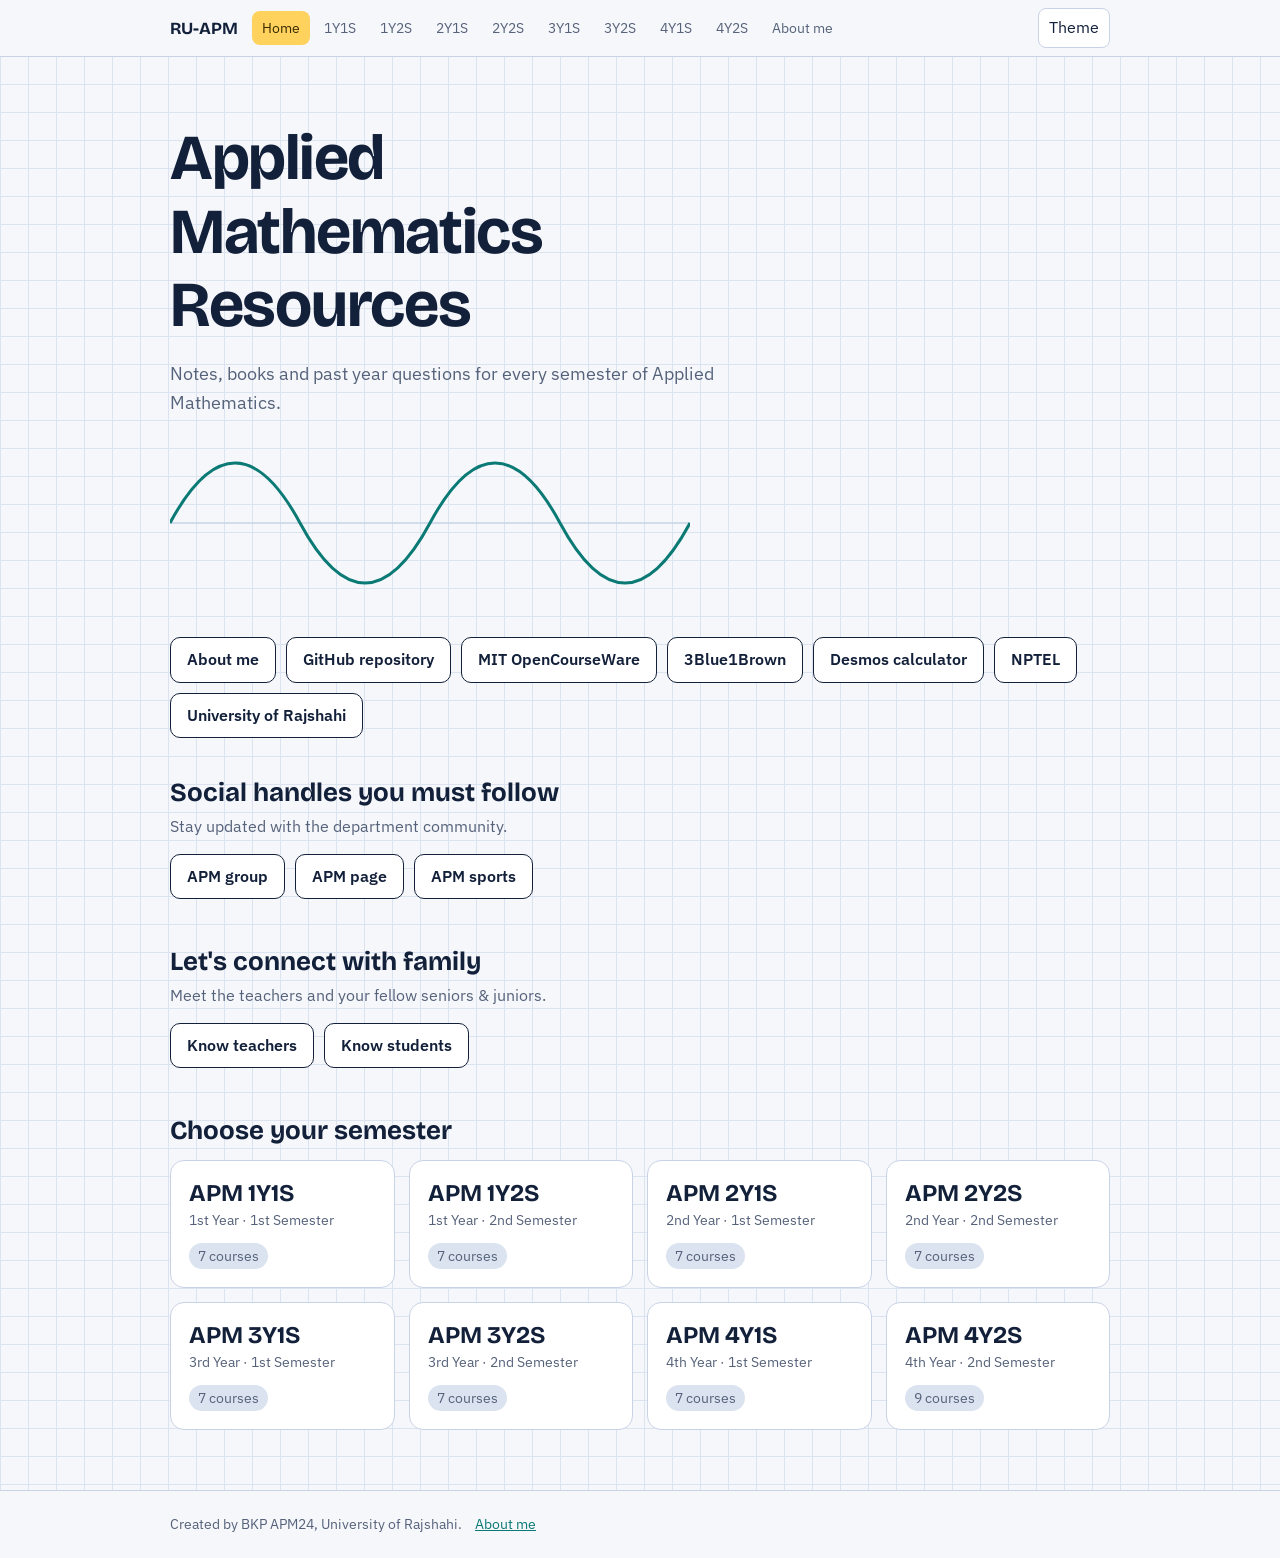
<file: index.html>
<!doctype html>
<html lang="en"><head><meta charset="utf-8"><meta name="viewport" content="width=device-width,initial-scale=1,viewport-fit=cover">
<title>Applied Mathematics Resources</title><meta name="description" content="RU-APM: Applied Mathematics resources for University of Rajshahi students.">
<link rel="preconnect" href="https://fonts.googleapis.com"><link rel="preconnect" href="https://fonts.gstatic.com" crossorigin>
<link href="https://fonts.googleapis.com/css2?family=Bricolage+Grotesque:wght@600;700&family=IBM+Plex+Sans:wght@400;600&display=swap" rel="stylesheet">
<link rel="stylesheet" href="style.css"></head><body data-page="">
<header class="bar"><div class="wrap"><a class="brand" href="index.html">RU-APM</a><nav id="nav" aria-label="Pages"></nav><button id="theme" aria-label="Toggle dark mode">Theme</button></div></header>
<main class="wrap" id="app"></main>
<footer><div class="wrap">Created by BKP APM24, University of Rajshahi. <a href="about.html" style="margin-left:10px">About me</a></div></footer>
<script src="data.js"></script><script src="app.js"></script></body></html>
</file>
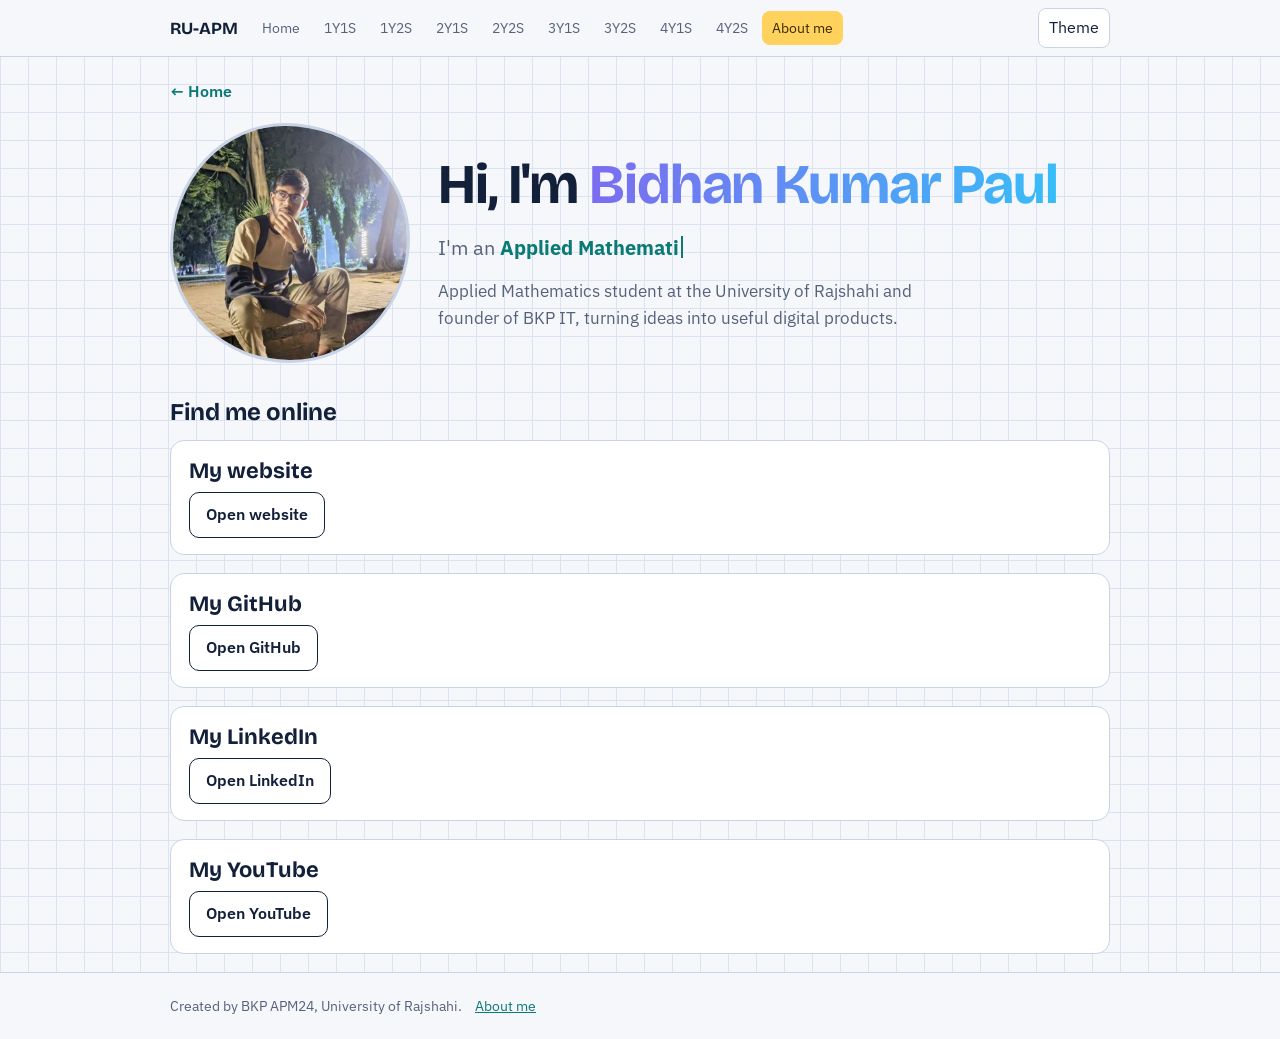
<file: about.html>
<!doctype html>
<html lang="en"><head><meta charset="utf-8"><meta name="viewport" content="width=device-width,initial-scale=1,viewport-fit=cover">
<title>About me | RU-APM</title><meta name="description" content="RU-APM: Applied Mathematics resources for University of Rajshahi students.">
<link rel="preconnect" href="https://fonts.googleapis.com"><link rel="preconnect" href="https://fonts.gstatic.com" crossorigin>
<link href="https://fonts.googleapis.com/css2?family=Bricolage+Grotesque:wght@600;700&family=IBM+Plex+Sans:wght@400;600&display=swap" rel="stylesheet">
<link rel="stylesheet" href="style.css"></head><body data-page="about">
<header class="bar"><div class="wrap"><a class="brand" href="index.html">RU-APM</a><nav id="nav" aria-label="Pages"></nav><button id="theme" aria-label="Toggle dark mode">Theme</button></div></header>
<main class="wrap" id="app"></main>
<footer><div class="wrap">Created by BKP APM24, University of Rajshahi. <a href="about.html" style="margin-left:10px">About me</a></div></footer>
<script src="data.js"></script><script src="app.js"></script></body></html>
</file>
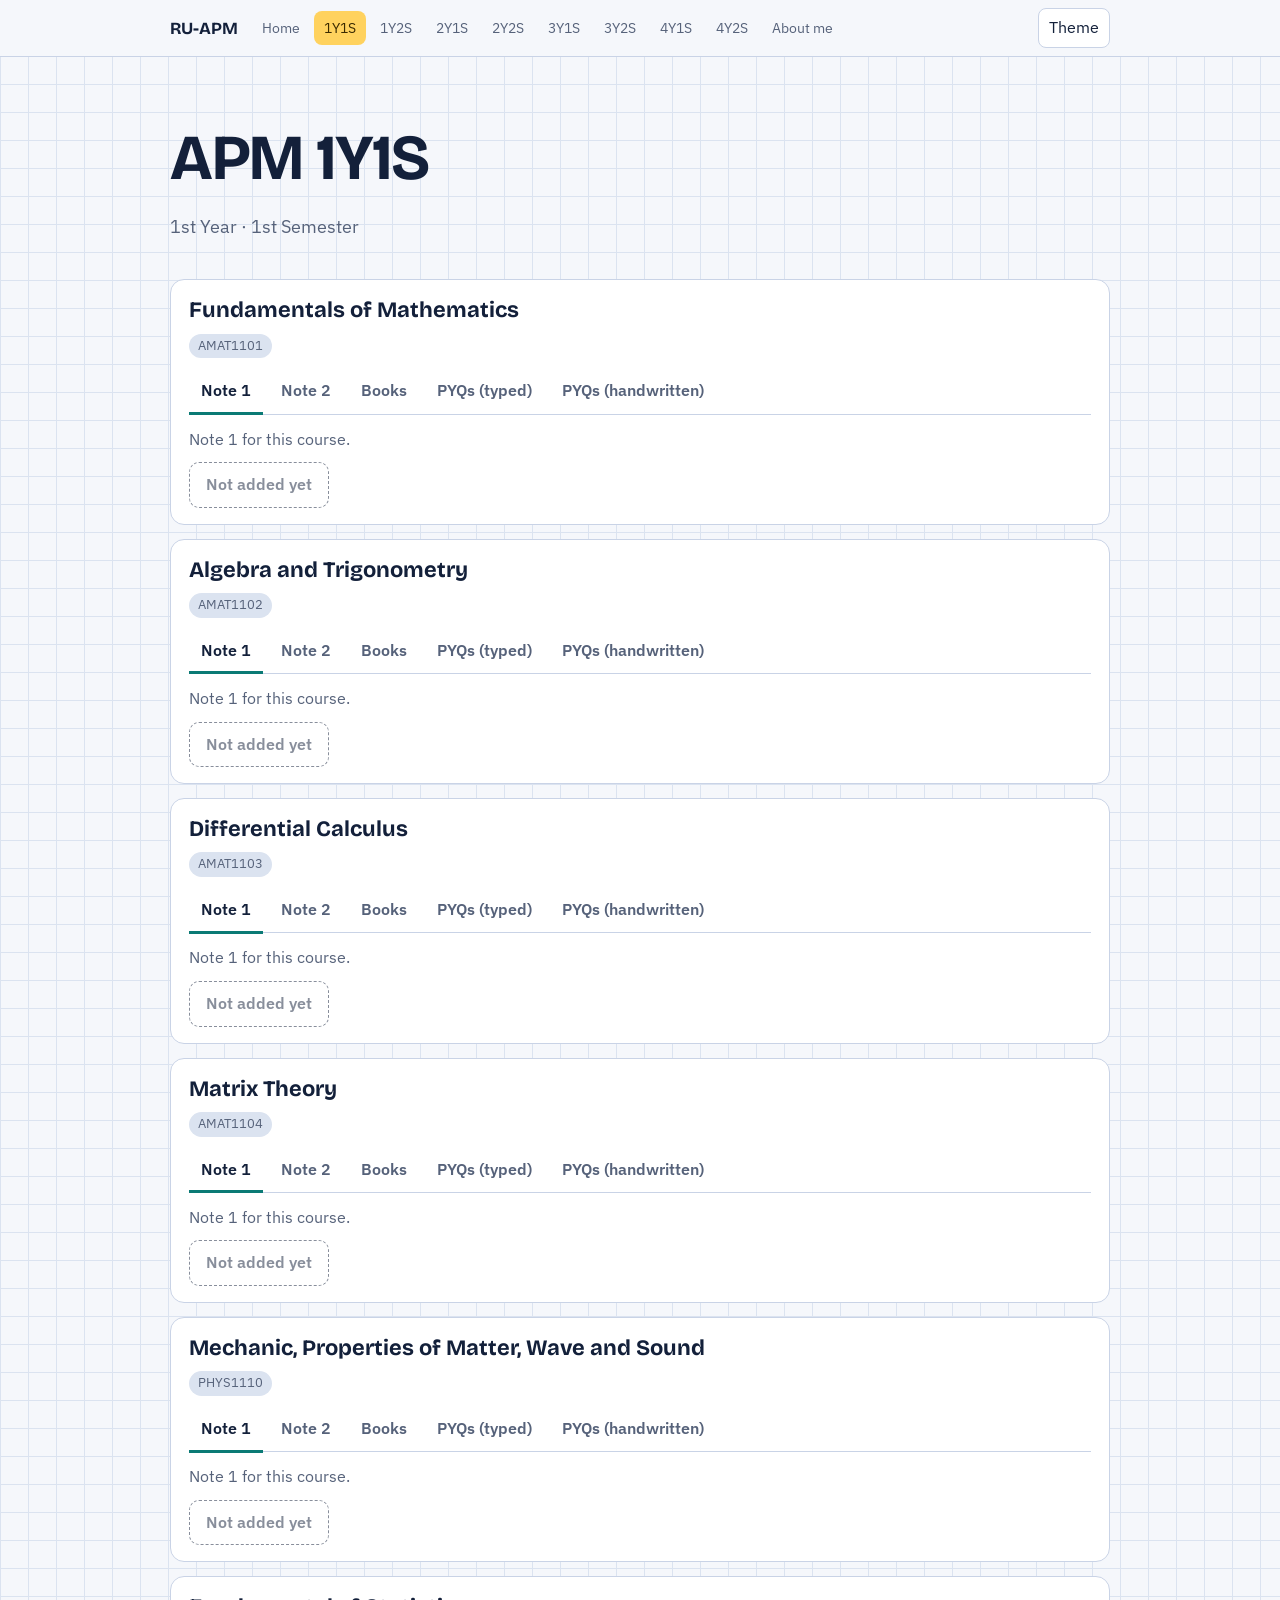
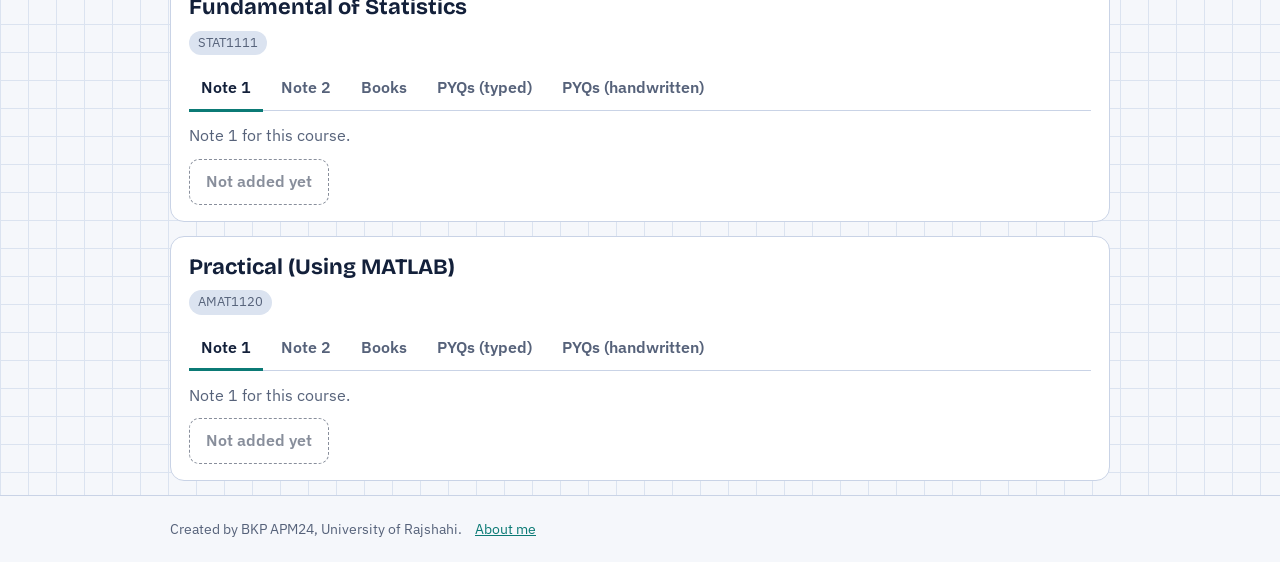
<file: apm-1y1s.html>
<!doctype html>
<html lang="en"><head><meta charset="utf-8"><meta name="viewport" content="width=device-width,initial-scale=1,viewport-fit=cover">
<title>APM 1Y1S | RU-APM</title><meta name="description" content="RU-APM: Applied Mathematics resources for University of Rajshahi students.">
<link rel="preconnect" href="https://fonts.googleapis.com"><link rel="preconnect" href="https://fonts.gstatic.com" crossorigin>
<link href="https://fonts.googleapis.com/css2?family=Bricolage+Grotesque:wght@600;700&family=IBM+Plex+Sans:wght@400;600&display=swap" rel="stylesheet">
<link rel="stylesheet" href="style.css"></head><body data-page="1y1s">
<header class="bar"><div class="wrap"><a class="brand" href="index.html">RU-APM</a><nav id="nav" aria-label="Pages"></nav><button id="theme" aria-label="Toggle dark mode">Theme</button></div></header>
<main class="wrap" id="app"></main>
<footer><div class="wrap">Created by BKP APM24, University of Rajshahi. <a href="about.html" style="margin-left:10px">About me</a></div></footer>
<script src="data.js"></script><script src="app.js"></script></body></html>
</file>
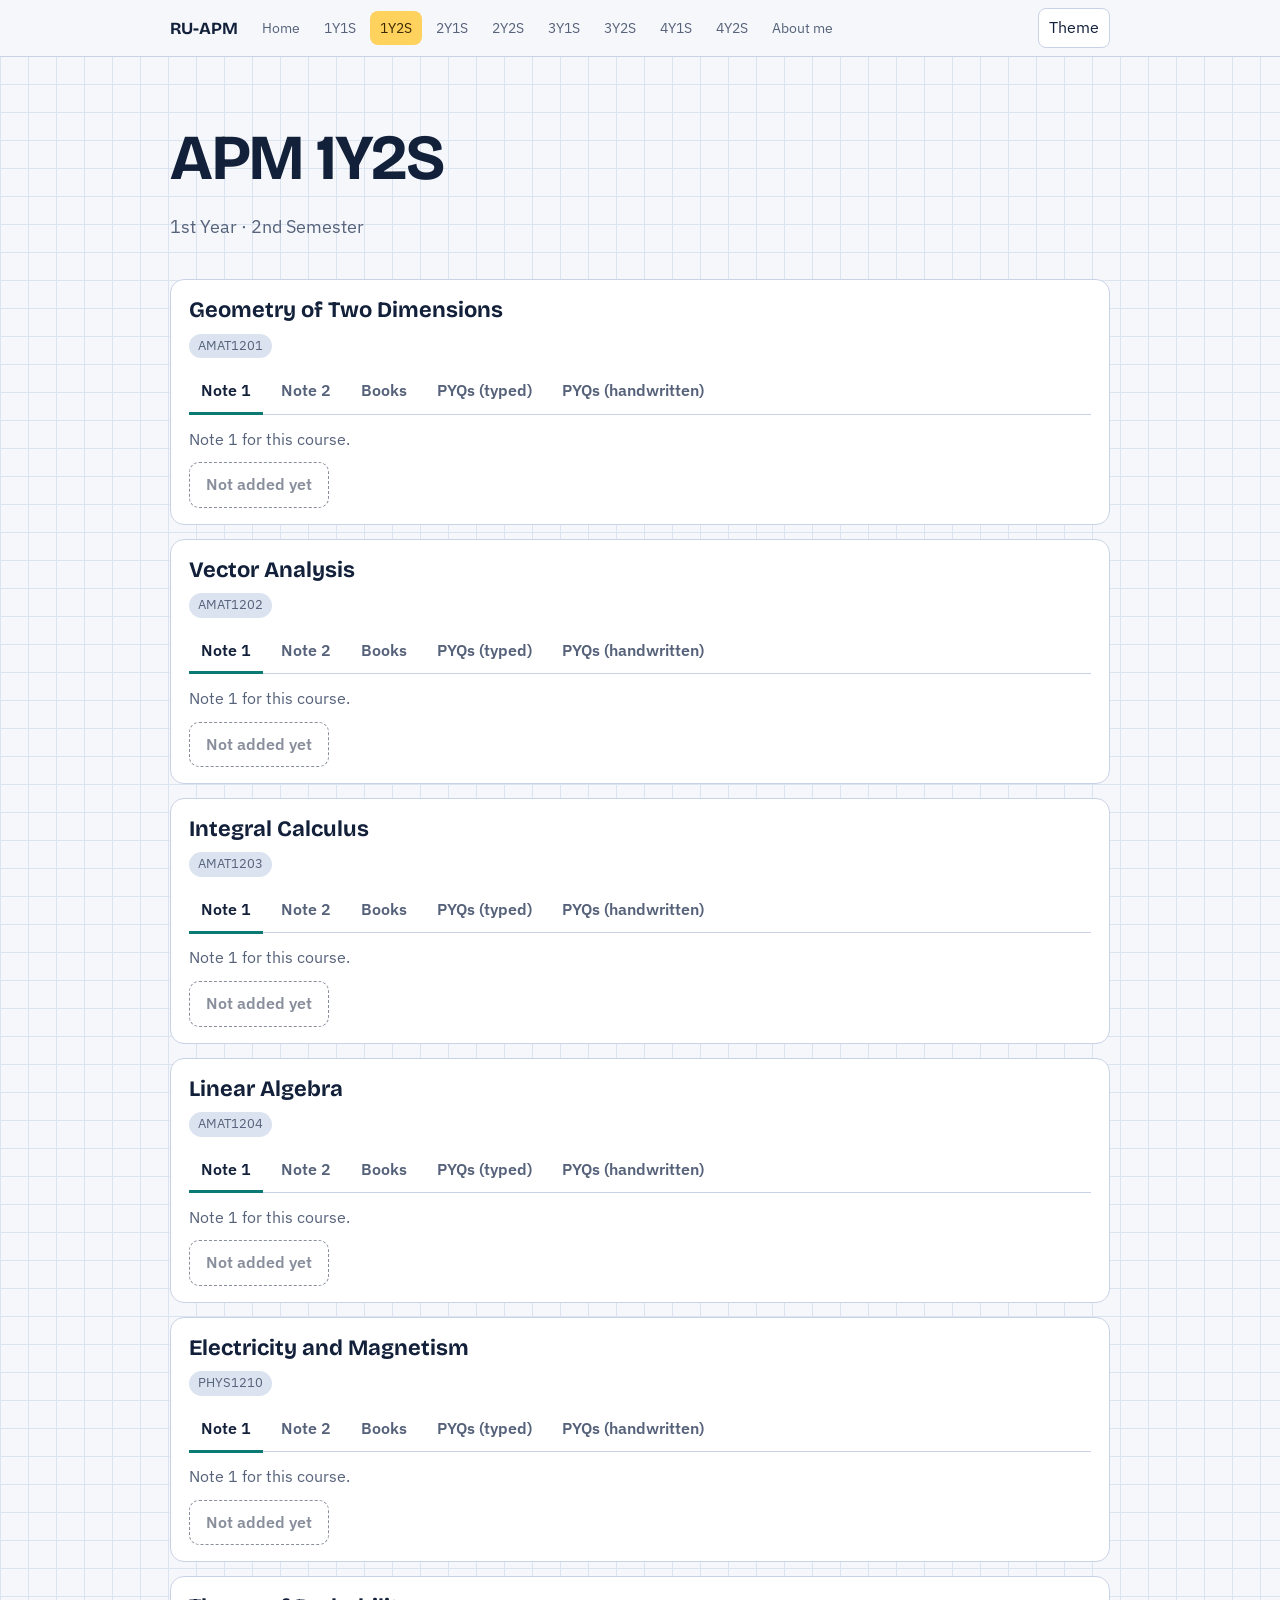
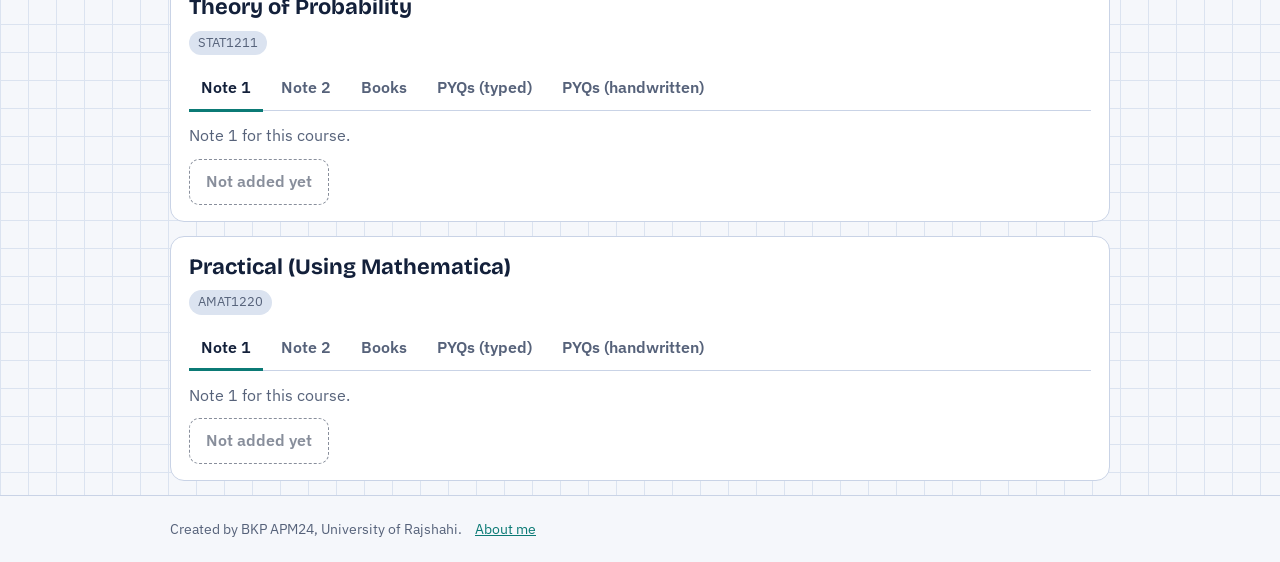
<file: apm-1y2s.html>
<!doctype html>
<html lang="en"><head><meta charset="utf-8"><meta name="viewport" content="width=device-width,initial-scale=1,viewport-fit=cover">
<title>APM 1Y2S | RU-APM</title><meta name="description" content="RU-APM: Applied Mathematics resources for University of Rajshahi students.">
<link rel="preconnect" href="https://fonts.googleapis.com"><link rel="preconnect" href="https://fonts.gstatic.com" crossorigin>
<link href="https://fonts.googleapis.com/css2?family=Bricolage+Grotesque:wght@600;700&family=IBM+Plex+Sans:wght@400;600&display=swap" rel="stylesheet">
<link rel="stylesheet" href="style.css"></head><body data-page="1y2s">
<header class="bar"><div class="wrap"><a class="brand" href="index.html">RU-APM</a><nav id="nav" aria-label="Pages"></nav><button id="theme" aria-label="Toggle dark mode">Theme</button></div></header>
<main class="wrap" id="app"></main>
<footer><div class="wrap">Created by BKP APM24, University of Rajshahi. <a href="about.html" style="margin-left:10px">About me</a></div></footer>
<script src="data.js"></script><script src="app.js"></script></body></html>
</file>
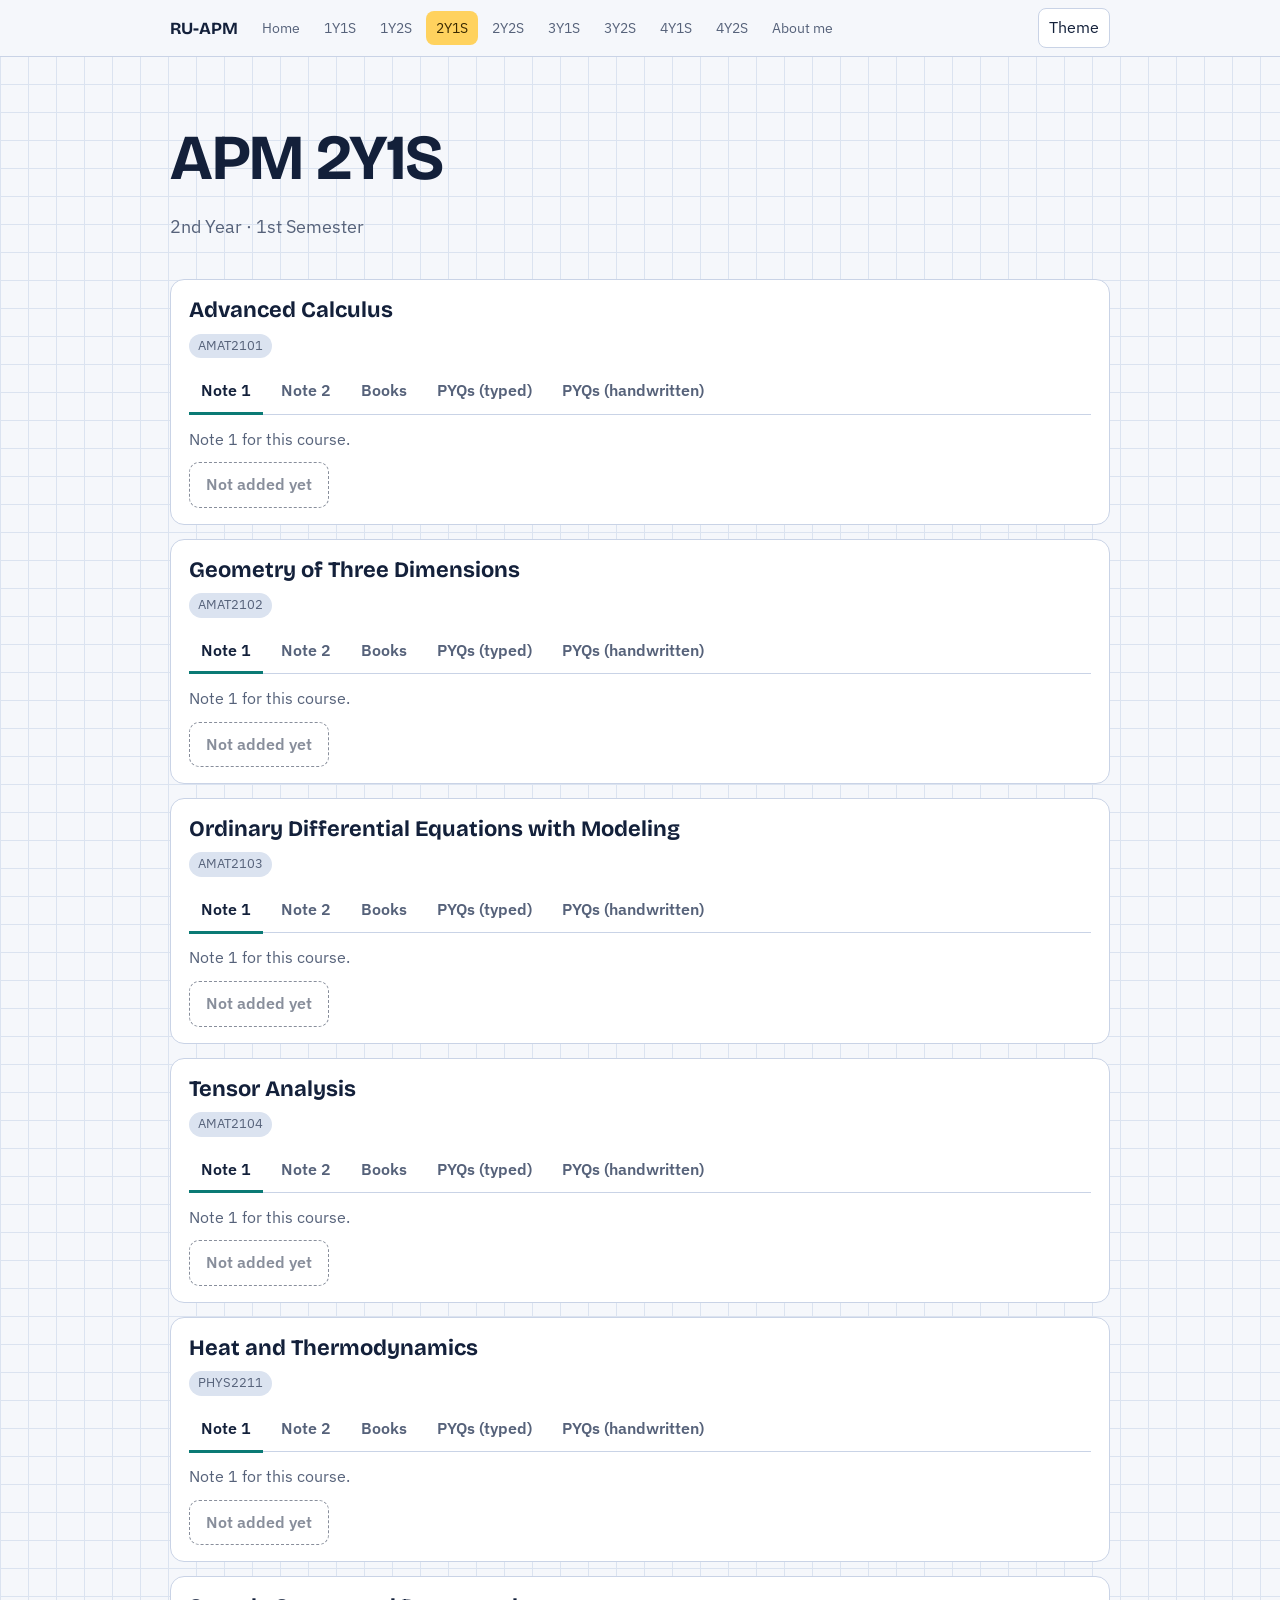
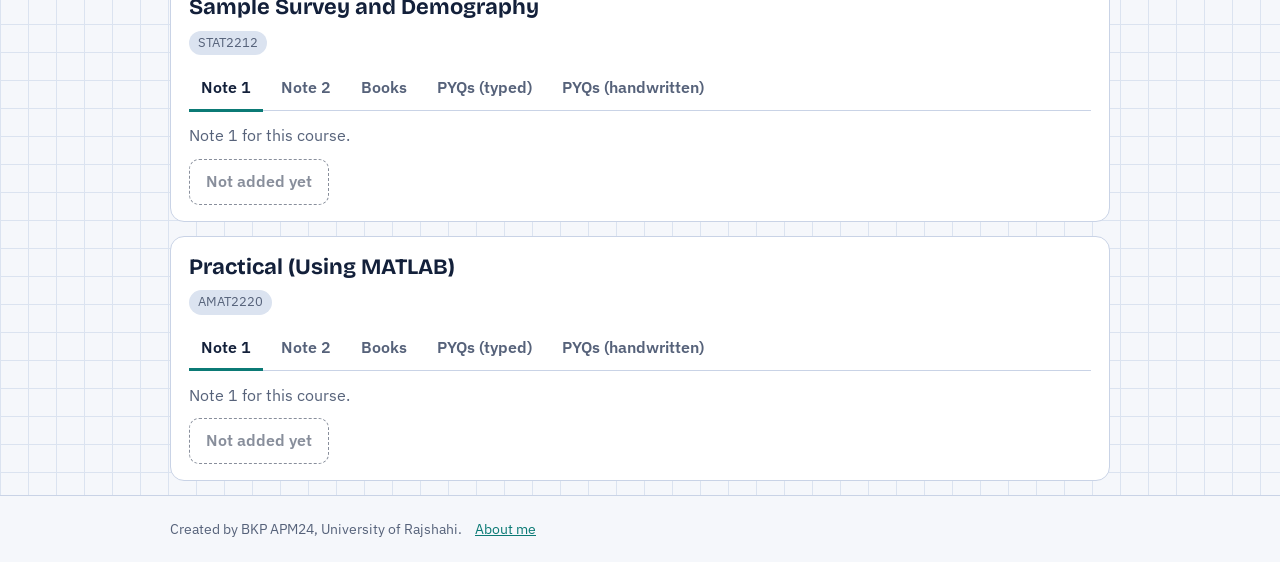
<file: apm-2y1s.html>
<!doctype html>
<html lang="en"><head><meta charset="utf-8"><meta name="viewport" content="width=device-width,initial-scale=1,viewport-fit=cover">
<title>APM 2Y1S | RU-APM</title><meta name="description" content="RU-APM: Applied Mathematics resources for University of Rajshahi students.">
<link rel="preconnect" href="https://fonts.googleapis.com"><link rel="preconnect" href="https://fonts.gstatic.com" crossorigin>
<link href="https://fonts.googleapis.com/css2?family=Bricolage+Grotesque:wght@600;700&family=IBM+Plex+Sans:wght@400;600&display=swap" rel="stylesheet">
<link rel="stylesheet" href="style.css"></head><body data-page="2y1s">
<header class="bar"><div class="wrap"><a class="brand" href="index.html">RU-APM</a><nav id="nav" aria-label="Pages"></nav><button id="theme" aria-label="Toggle dark mode">Theme</button></div></header>
<main class="wrap" id="app"></main>
<footer><div class="wrap">Created by BKP APM24, University of Rajshahi. <a href="about.html" style="margin-left:10px">About me</a></div></footer>
<script src="data.js"></script><script src="app.js"></script></body></html>
</file>
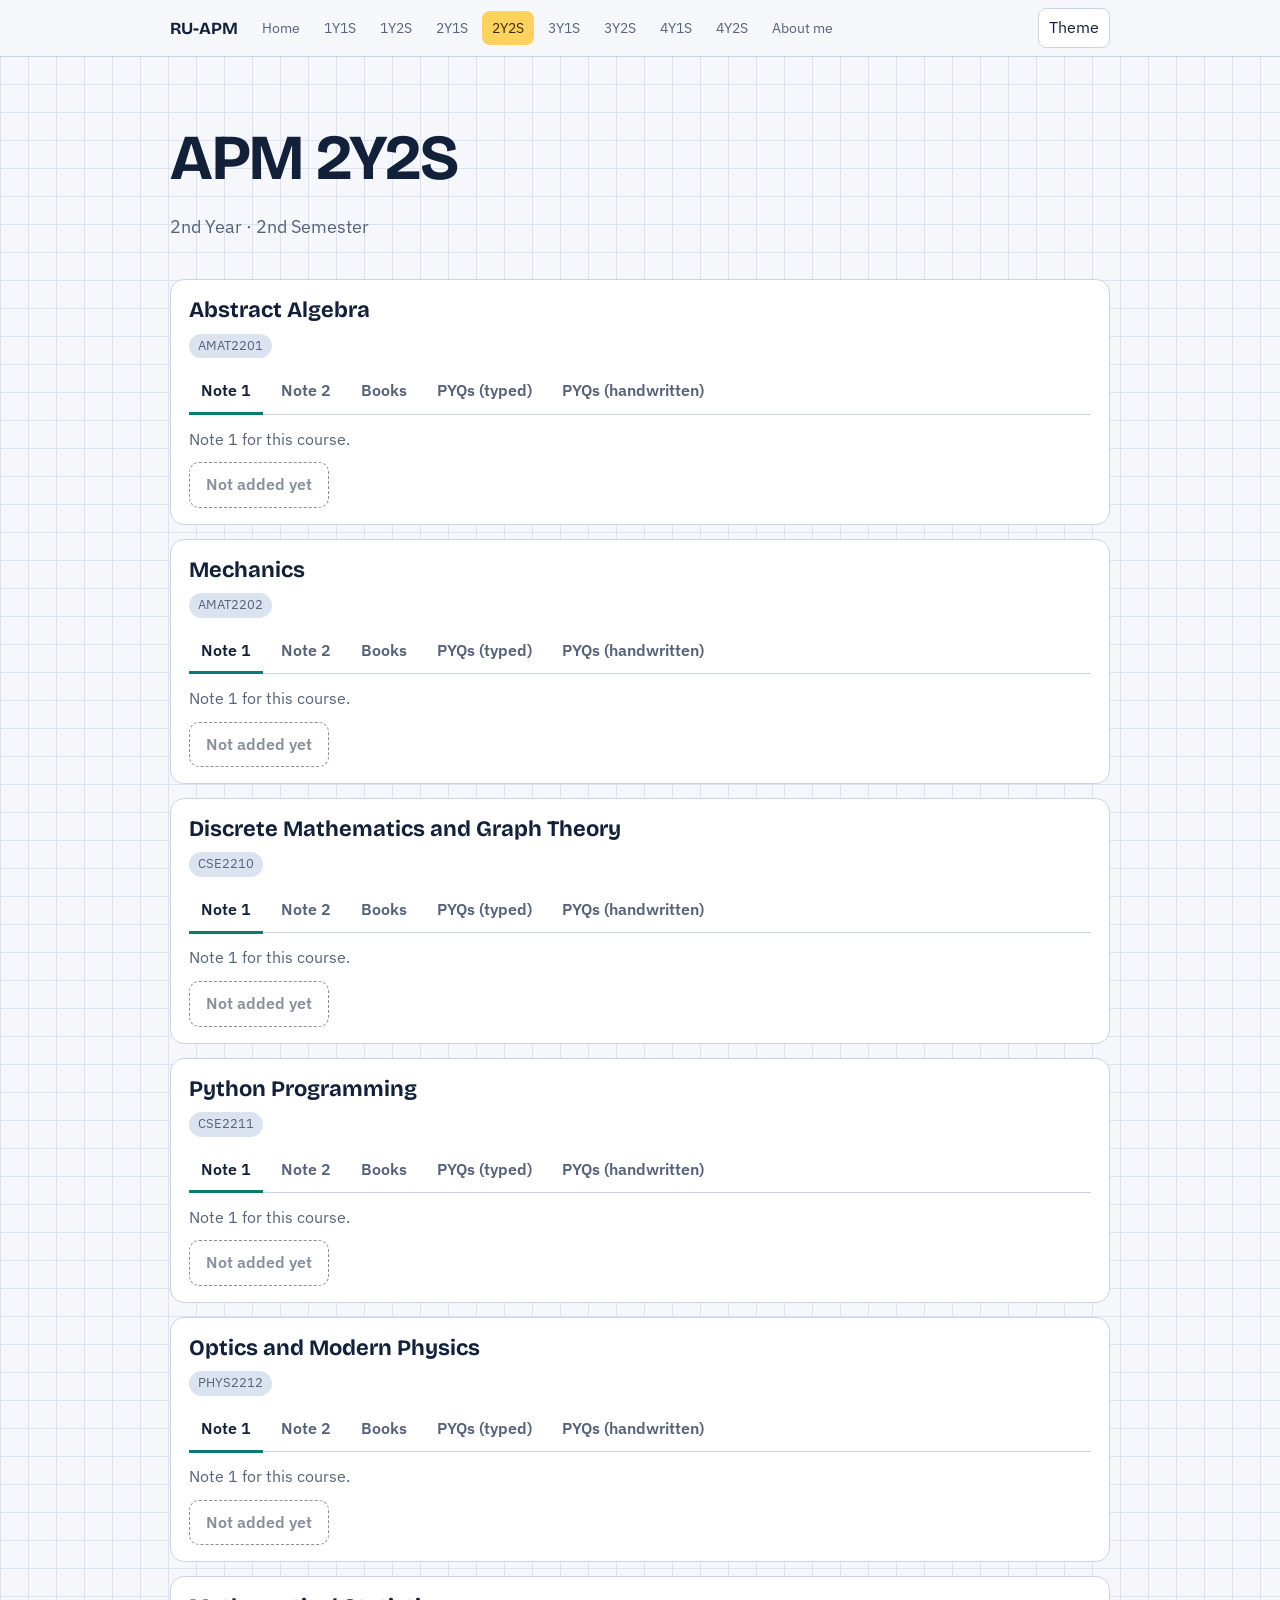
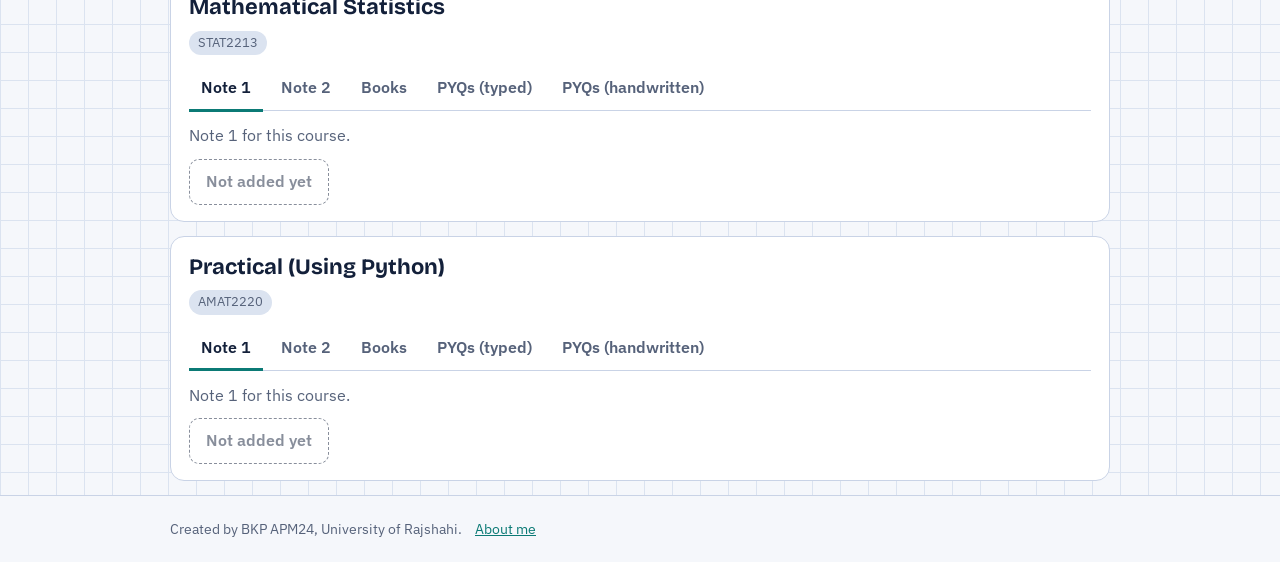
<file: apm-2y2s.html>
<!doctype html>
<html lang="en"><head><meta charset="utf-8"><meta name="viewport" content="width=device-width,initial-scale=1,viewport-fit=cover">
<title>APM 2Y2S | RU-APM</title><meta name="description" content="RU-APM: Applied Mathematics resources for University of Rajshahi students.">
<link rel="preconnect" href="https://fonts.googleapis.com"><link rel="preconnect" href="https://fonts.gstatic.com" crossorigin>
<link href="https://fonts.googleapis.com/css2?family=Bricolage+Grotesque:wght@600;700&family=IBM+Plex+Sans:wght@400;600&display=swap" rel="stylesheet">
<link rel="stylesheet" href="style.css"></head><body data-page="2y2s">
<header class="bar"><div class="wrap"><a class="brand" href="index.html">RU-APM</a><nav id="nav" aria-label="Pages"></nav><button id="theme" aria-label="Toggle dark mode">Theme</button></div></header>
<main class="wrap" id="app"></main>
<footer><div class="wrap">Created by BKP APM24, University of Rajshahi. <a href="about.html" style="margin-left:10px">About me</a></div></footer>
<script src="data.js"></script><script src="app.js"></script></body></html>
</file>
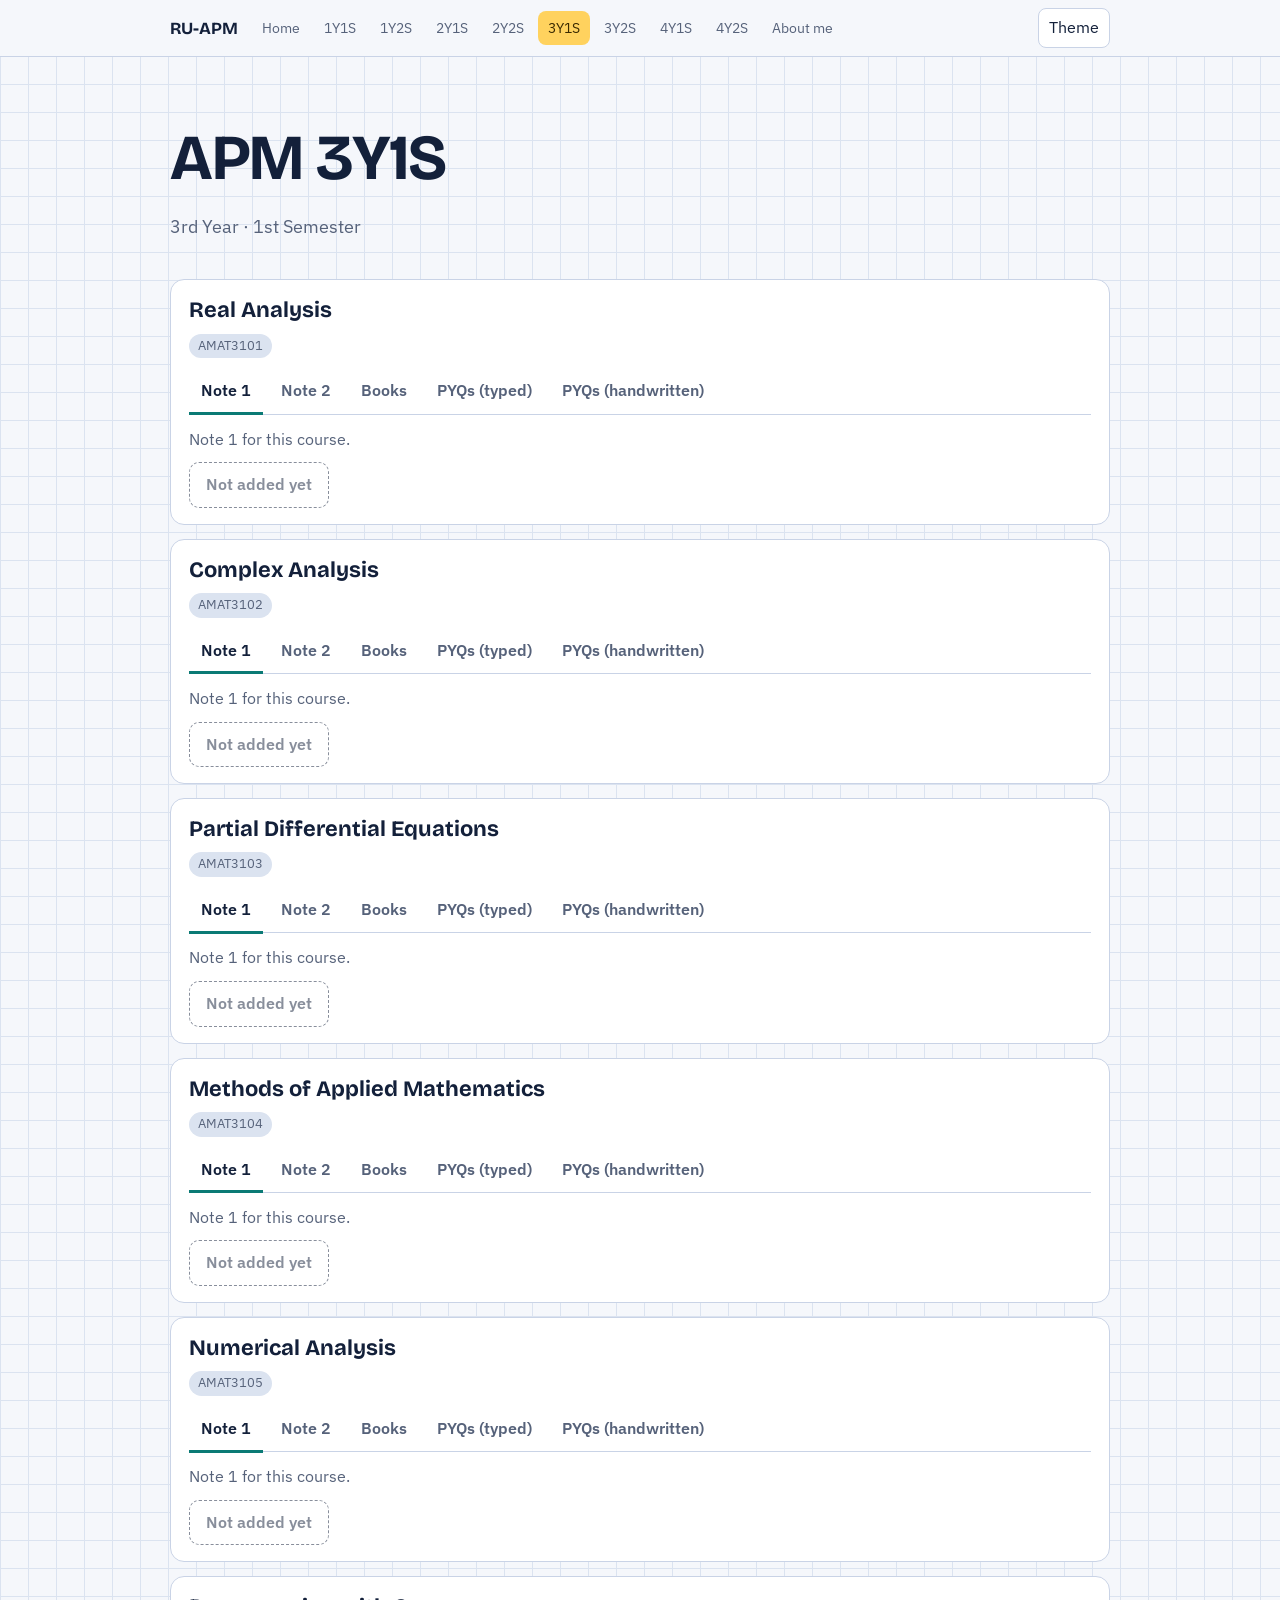
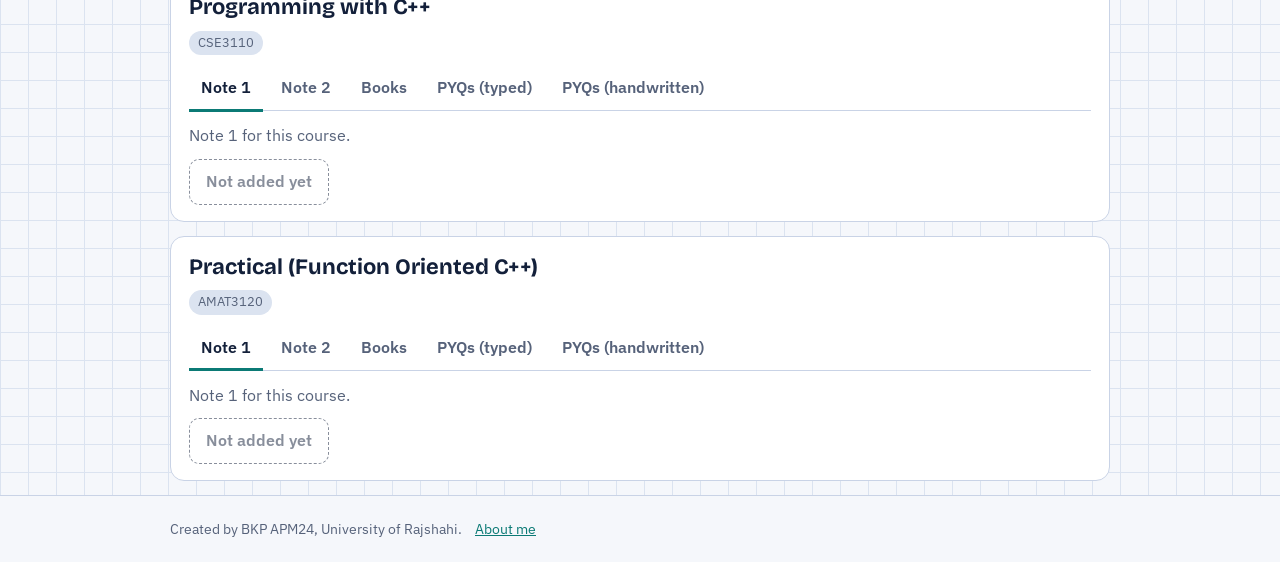
<file: apm-3y1s.html>
<!doctype html>
<html lang="en"><head><meta charset="utf-8"><meta name="viewport" content="width=device-width,initial-scale=1,viewport-fit=cover">
<title>APM 3Y1S | RU-APM</title><meta name="description" content="RU-APM: Applied Mathematics resources for University of Rajshahi students.">
<link rel="preconnect" href="https://fonts.googleapis.com"><link rel="preconnect" href="https://fonts.gstatic.com" crossorigin>
<link href="https://fonts.googleapis.com/css2?family=Bricolage+Grotesque:wght@600;700&family=IBM+Plex+Sans:wght@400;600&display=swap" rel="stylesheet">
<link rel="stylesheet" href="style.css"></head><body data-page="3y1s">
<header class="bar"><div class="wrap"><a class="brand" href="index.html">RU-APM</a><nav id="nav" aria-label="Pages"></nav><button id="theme" aria-label="Toggle dark mode">Theme</button></div></header>
<main class="wrap" id="app"></main>
<footer><div class="wrap">Created by BKP APM24, University of Rajshahi. <a href="about.html" style="margin-left:10px">About me</a></div></footer>
<script src="data.js"></script><script src="app.js"></script></body></html>
</file>
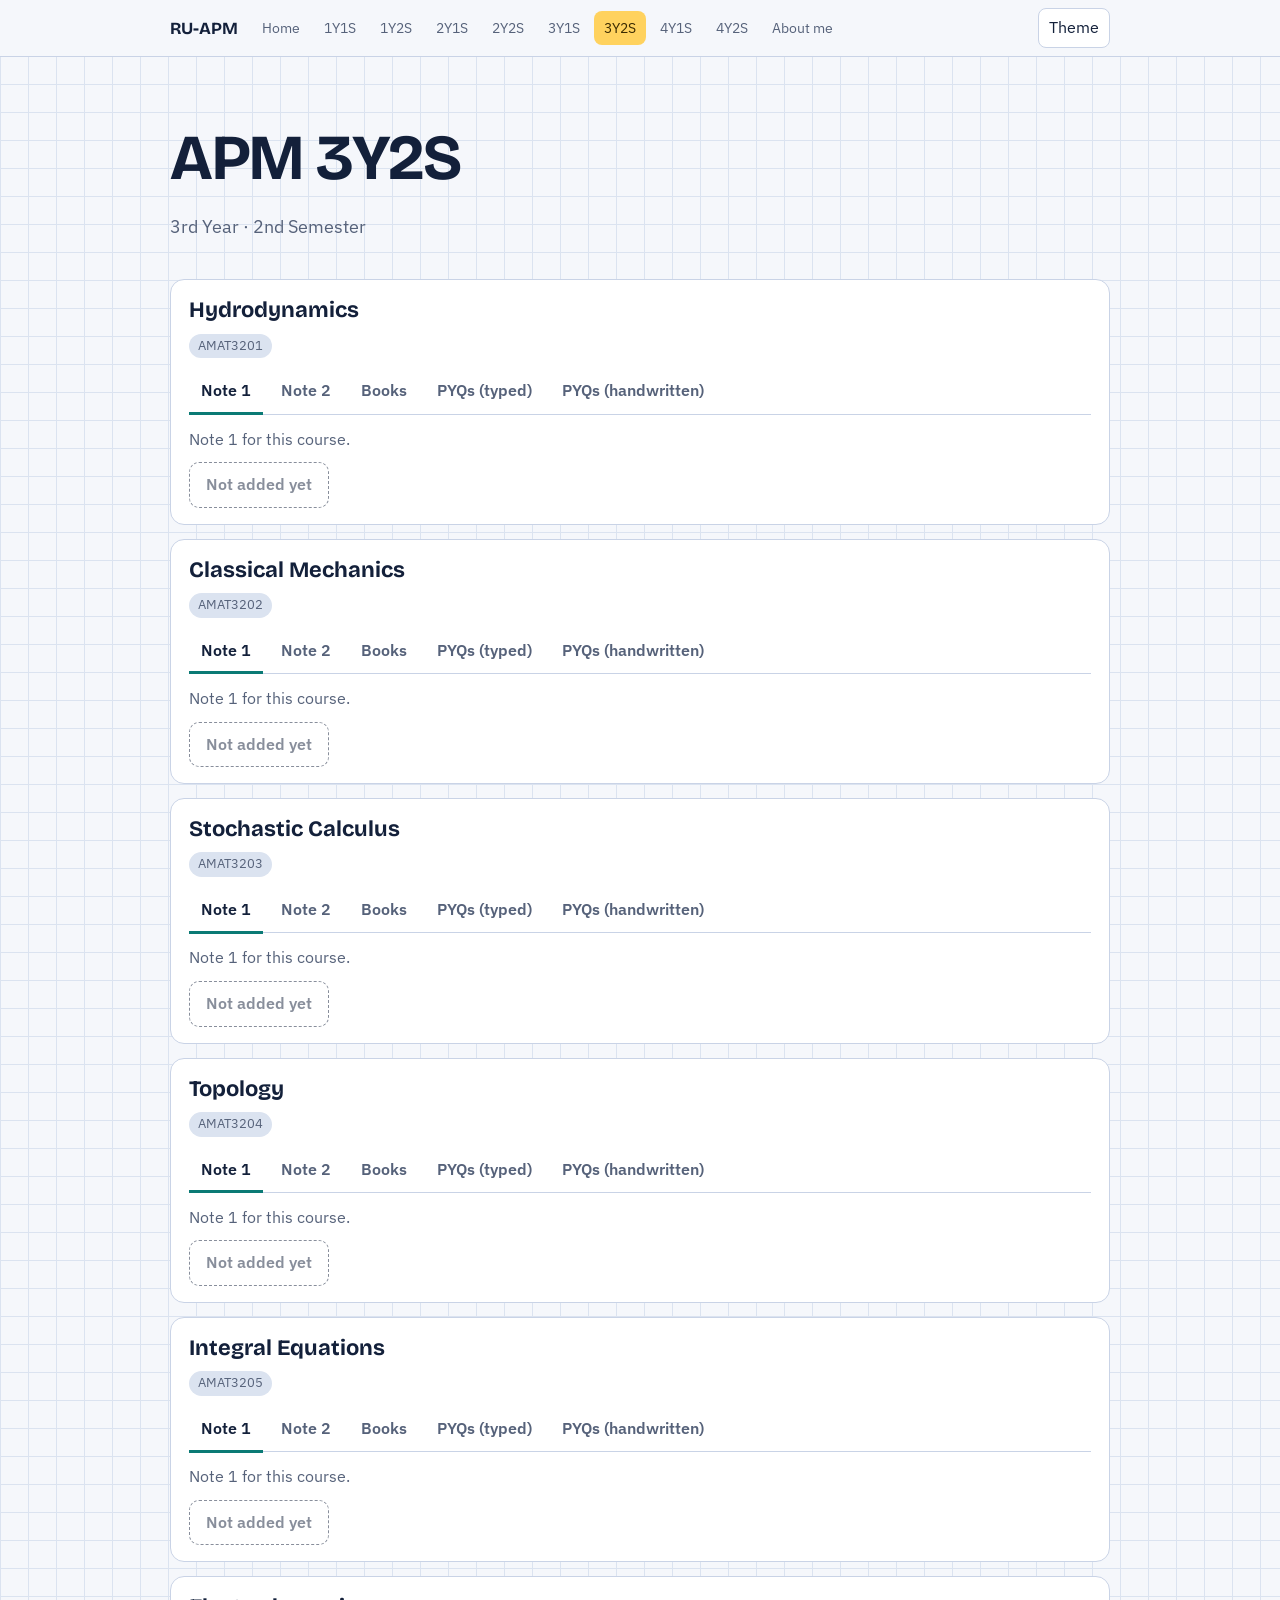
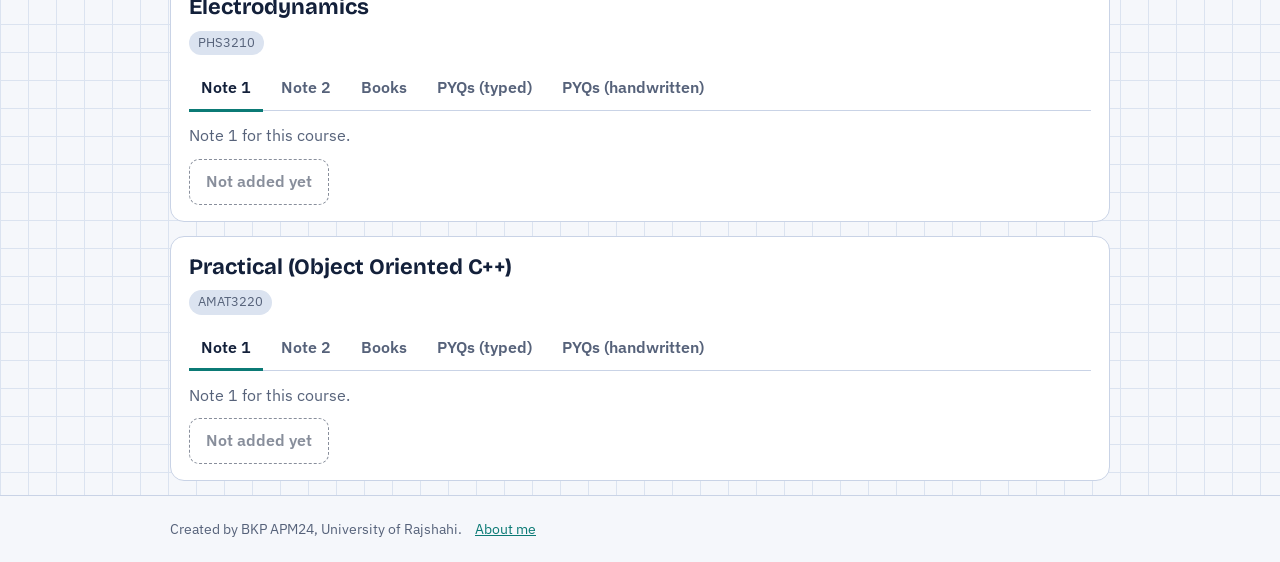
<file: apm-3y2s.html>
<!doctype html>
<html lang="en"><head><meta charset="utf-8"><meta name="viewport" content="width=device-width,initial-scale=1,viewport-fit=cover">
<title>APM 3Y2S | RU-APM</title><meta name="description" content="RU-APM: Applied Mathematics resources for University of Rajshahi students.">
<link rel="preconnect" href="https://fonts.googleapis.com"><link rel="preconnect" href="https://fonts.gstatic.com" crossorigin>
<link href="https://fonts.googleapis.com/css2?family=Bricolage+Grotesque:wght@600;700&family=IBM+Plex+Sans:wght@400;600&display=swap" rel="stylesheet">
<link rel="stylesheet" href="style.css"></head><body data-page="3y2s">
<header class="bar"><div class="wrap"><a class="brand" href="index.html">RU-APM</a><nav id="nav" aria-label="Pages"></nav><button id="theme" aria-label="Toggle dark mode">Theme</button></div></header>
<main class="wrap" id="app"></main>
<footer><div class="wrap">Created by BKP APM24, University of Rajshahi. <a href="about.html" style="margin-left:10px">About me</a></div></footer>
<script src="data.js"></script><script src="app.js"></script></body></html>
</file>
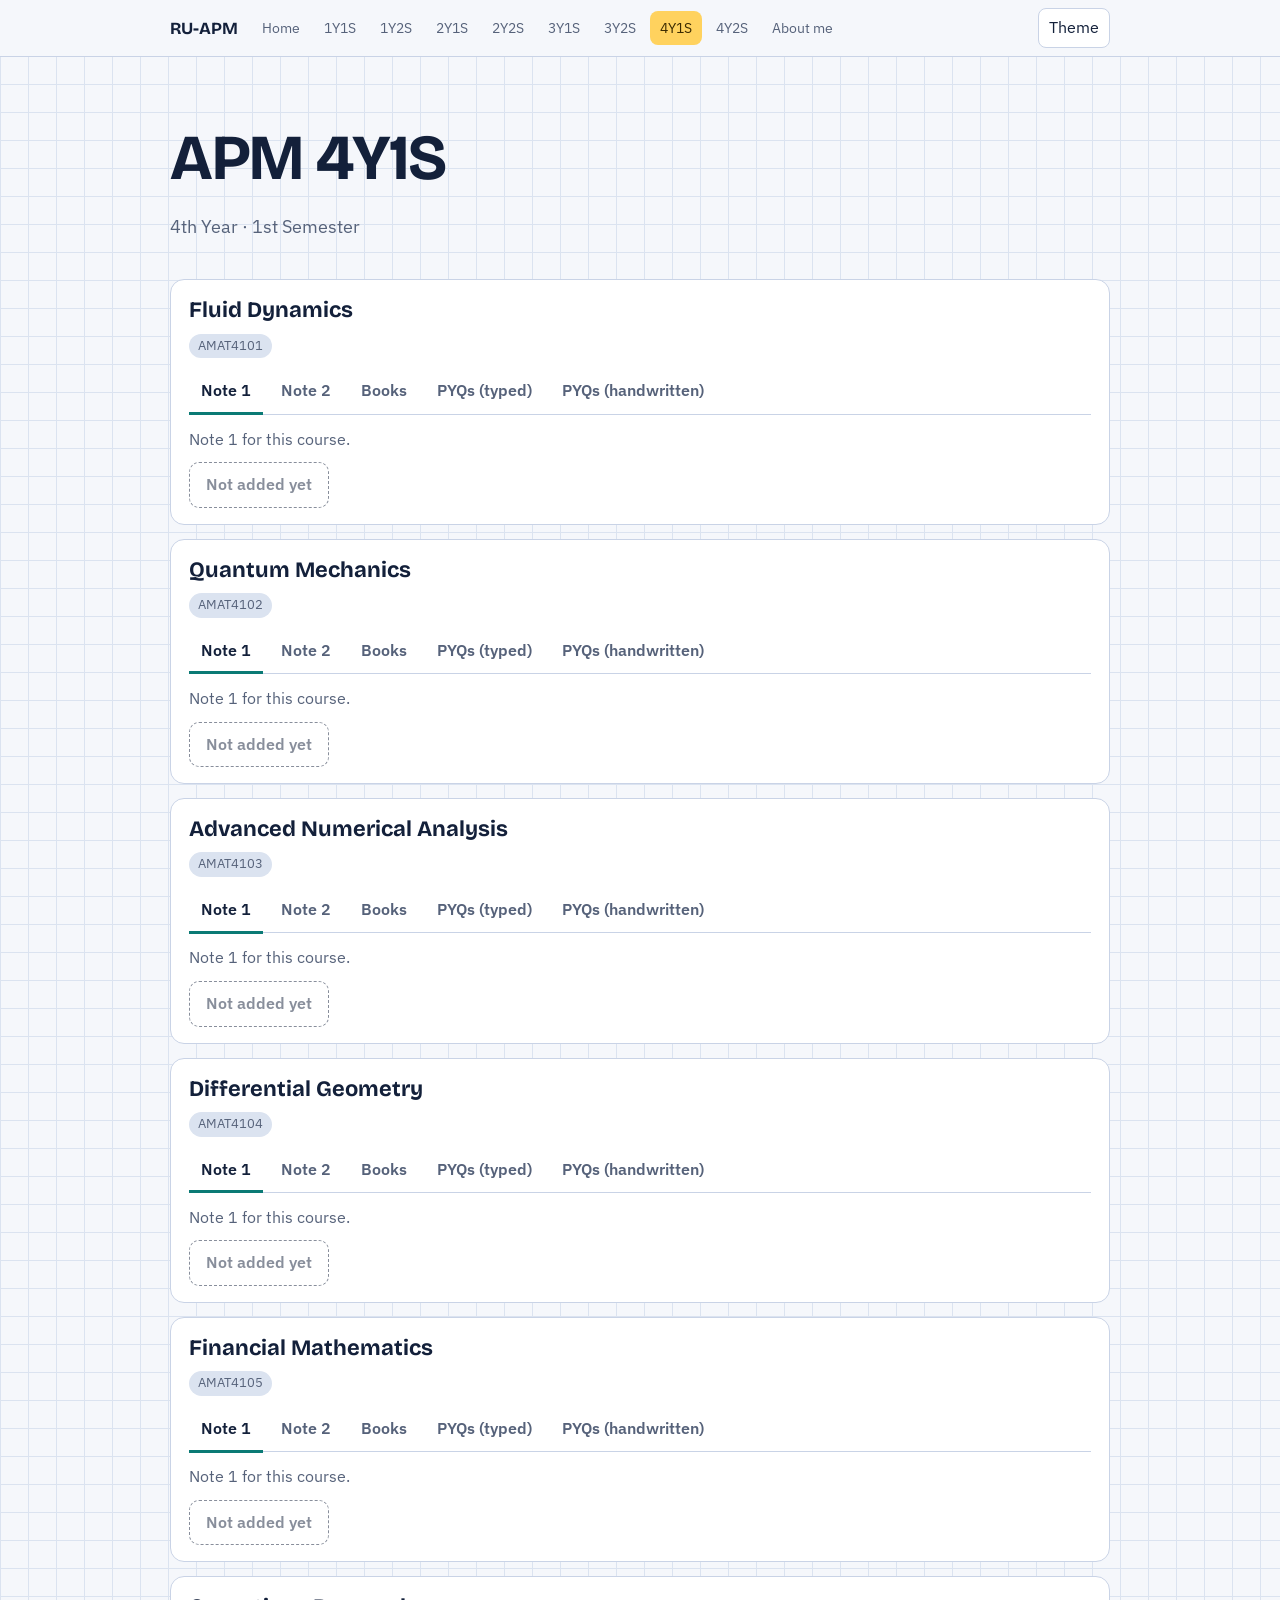
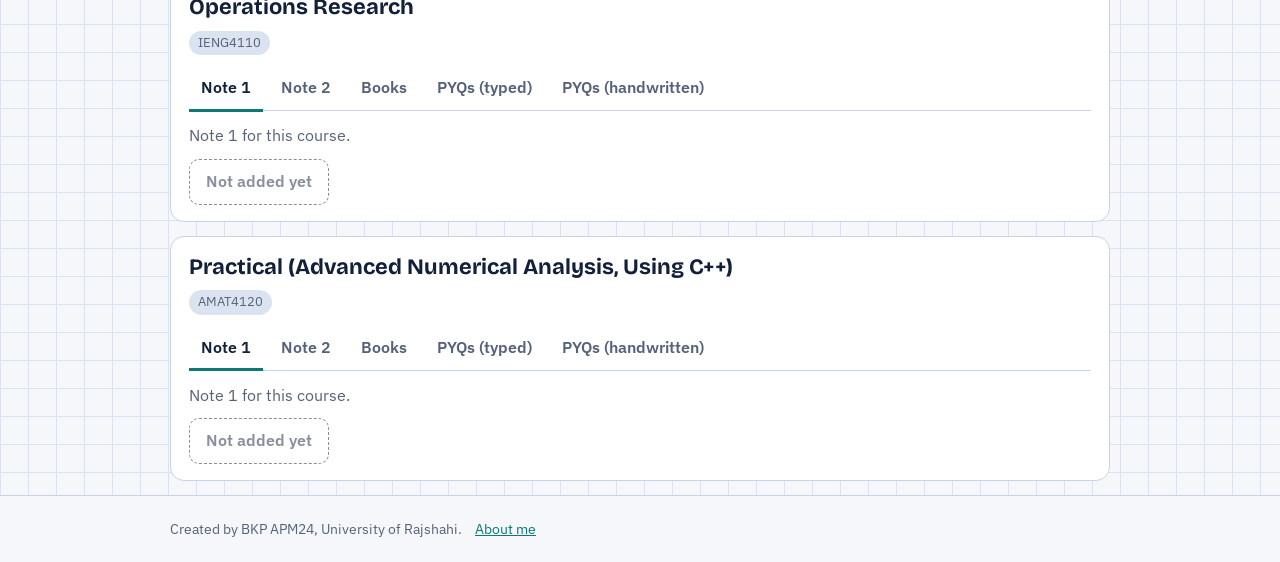
<file: apm-4y1s.html>
<!doctype html>
<html lang="en"><head><meta charset="utf-8"><meta name="viewport" content="width=device-width,initial-scale=1,viewport-fit=cover">
<title>APM 4Y1S | RU-APM</title><meta name="description" content="RU-APM: Applied Mathematics resources for University of Rajshahi students.">
<link rel="preconnect" href="https://fonts.googleapis.com"><link rel="preconnect" href="https://fonts.gstatic.com" crossorigin>
<link href="https://fonts.googleapis.com/css2?family=Bricolage+Grotesque:wght@600;700&family=IBM+Plex+Sans:wght@400;600&display=swap" rel="stylesheet">
<link rel="stylesheet" href="style.css"></head><body data-page="4y1s">
<header class="bar"><div class="wrap"><a class="brand" href="index.html">RU-APM</a><nav id="nav" aria-label="Pages"></nav><button id="theme" aria-label="Toggle dark mode">Theme</button></div></header>
<main class="wrap" id="app"></main>
<footer><div class="wrap">Created by BKP APM24, University of Rajshahi. <a href="about.html" style="margin-left:10px">About me</a></div></footer>
<script src="data.js"></script><script src="app.js"></script></body></html>
</file>
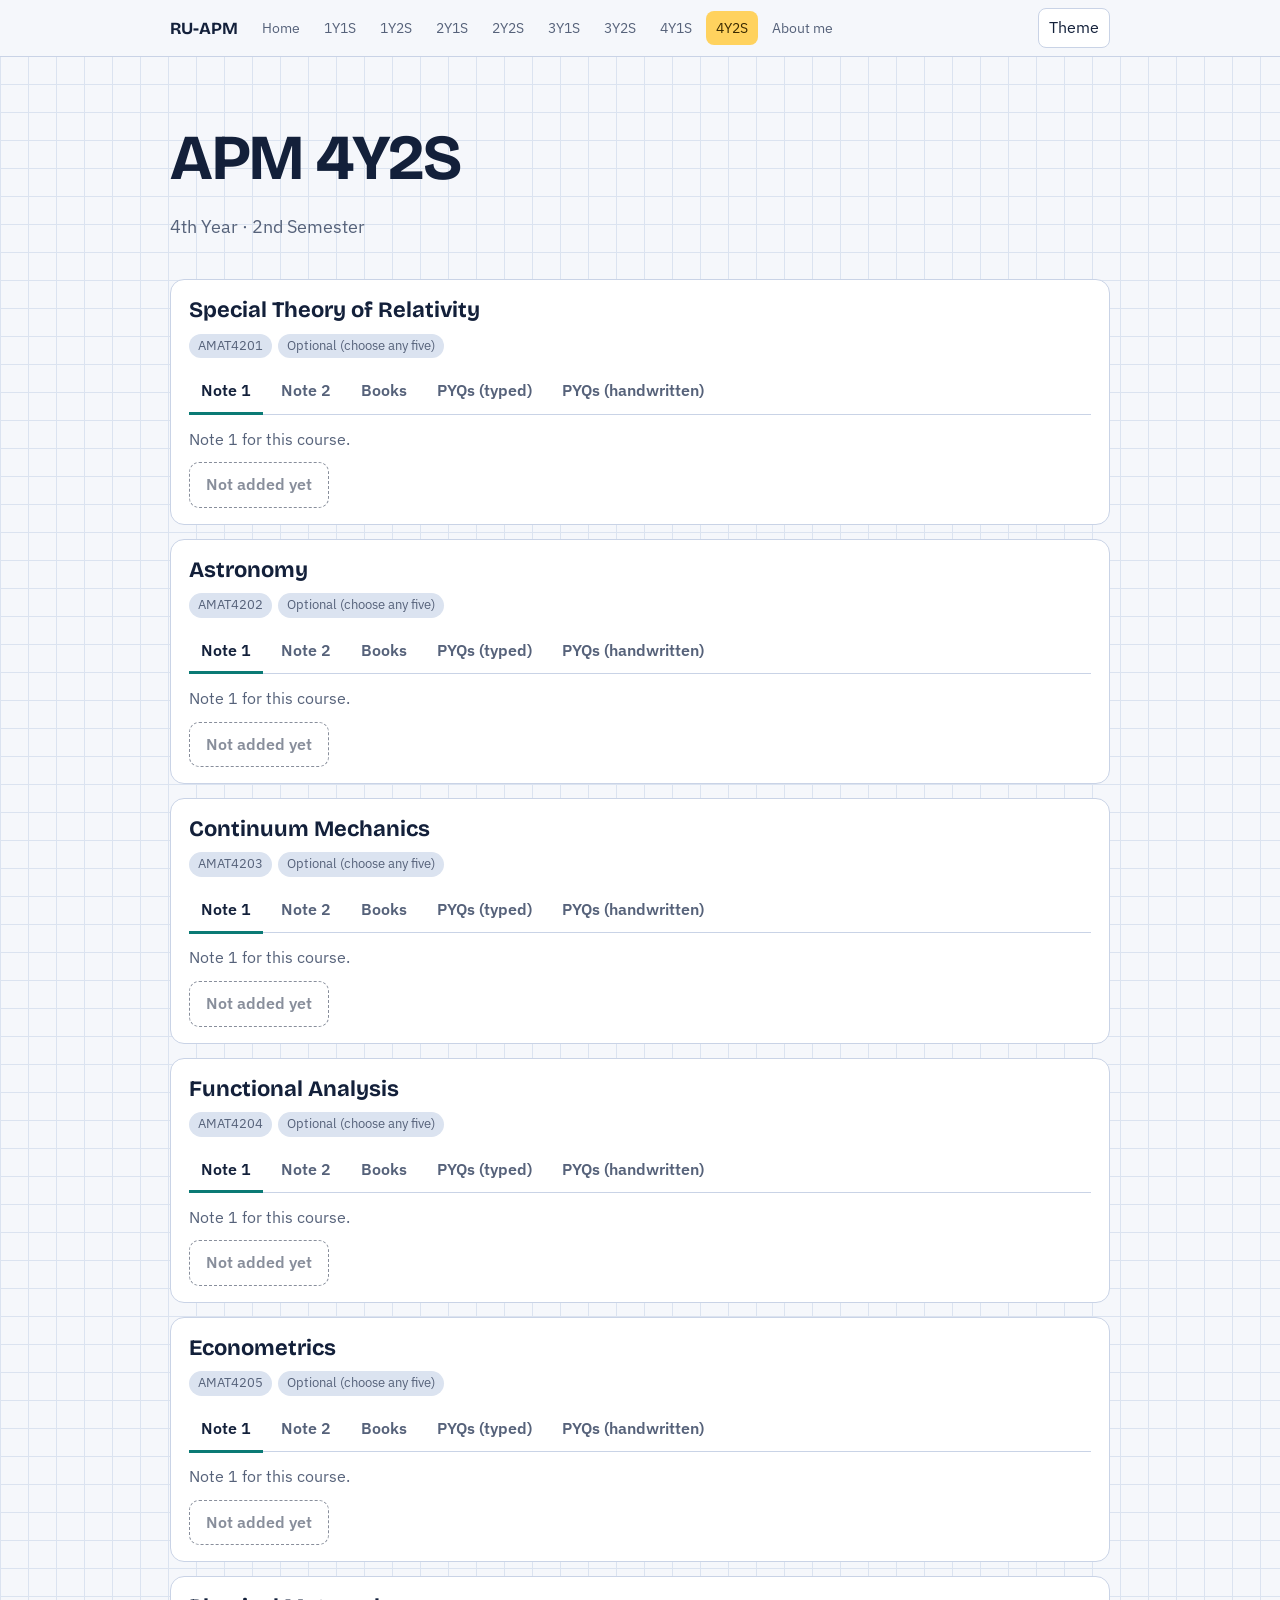
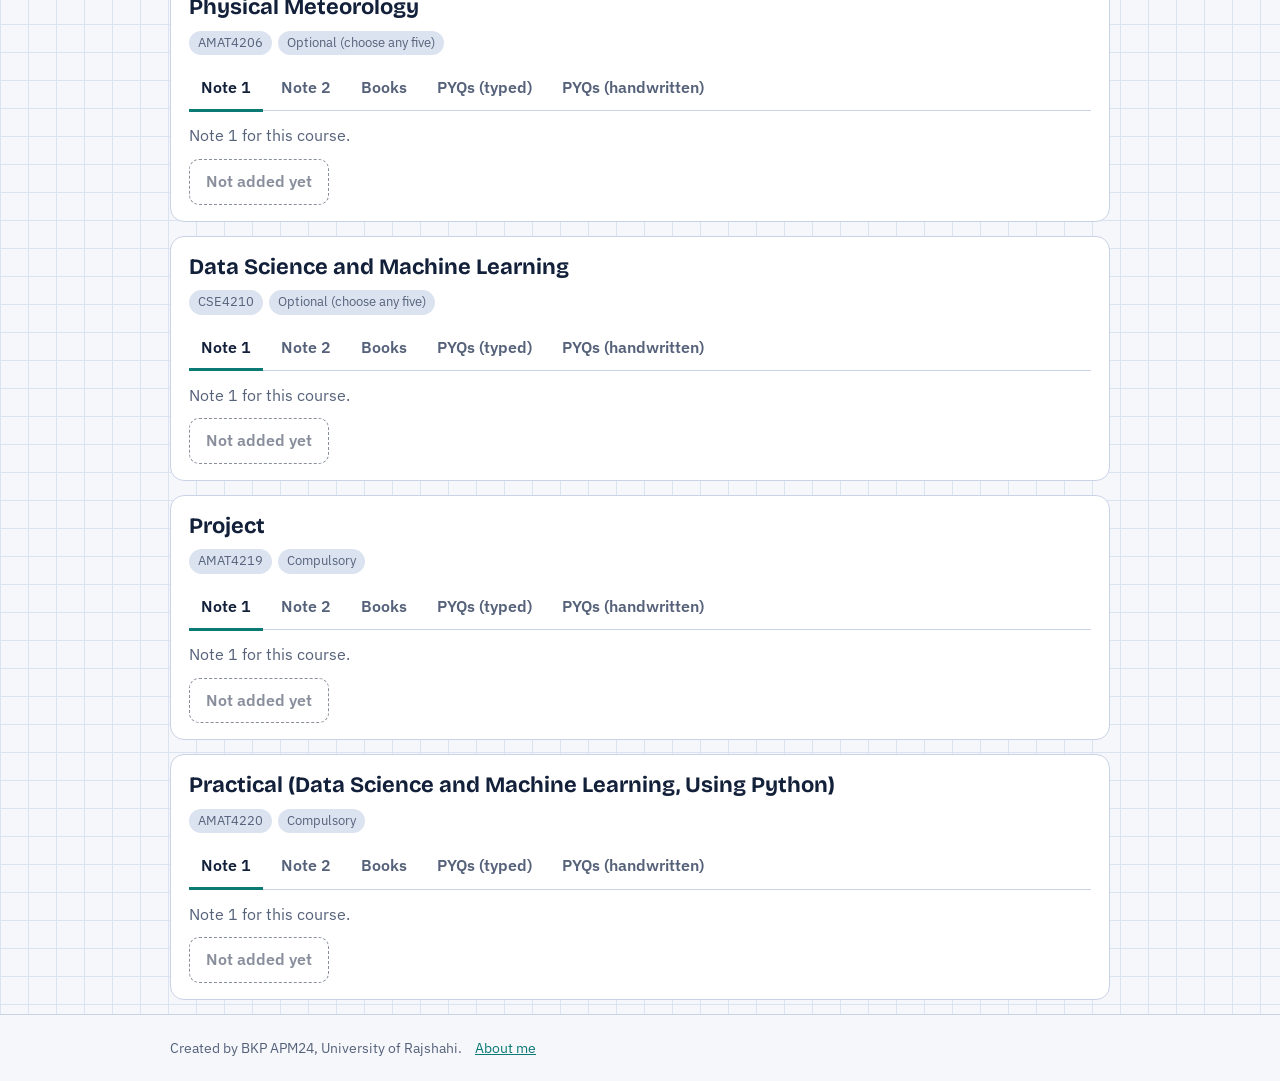
<file: apm-4y2s.html>
<!doctype html>
<html lang="en"><head><meta charset="utf-8"><meta name="viewport" content="width=device-width,initial-scale=1,viewport-fit=cover">
<title>APM 4Y2S | RU-APM</title><meta name="description" content="RU-APM: Applied Mathematics resources for University of Rajshahi students.">
<link rel="preconnect" href="https://fonts.googleapis.com"><link rel="preconnect" href="https://fonts.gstatic.com" crossorigin>
<link href="https://fonts.googleapis.com/css2?family=Bricolage+Grotesque:wght@600;700&family=IBM+Plex+Sans:wght@400;600&display=swap" rel="stylesheet">
<link rel="stylesheet" href="style.css"></head><body data-page="4y2s">
<header class="bar"><div class="wrap"><a class="brand" href="index.html">RU-APM</a><nav id="nav" aria-label="Pages"></nav><button id="theme" aria-label="Toggle dark mode">Theme</button></div></header>
<main class="wrap" id="app"></main>
<footer><div class="wrap">Created by BKP APM24, University of Rajshahi. <a href="about.html" style="margin-left:10px">About me</a></div></footer>
<script src="data.js"></script><script src="app.js"></script></body></html>
</file>
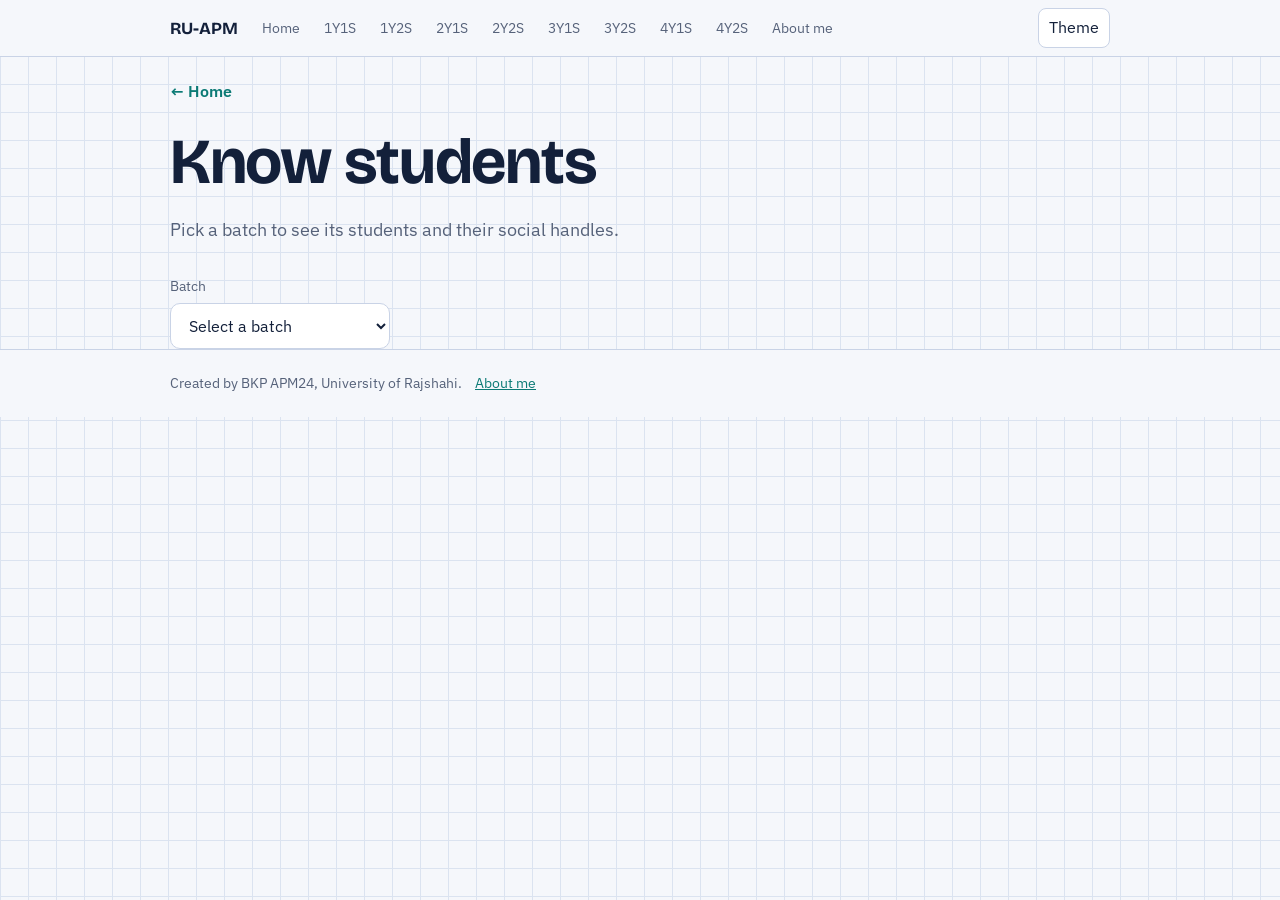
<file: students.html>
<!doctype html>
<html lang="en"><head><meta charset="utf-8"><meta name="viewport" content="width=device-width,initial-scale=1,viewport-fit=cover">
<title>Know students | RU-APM</title><meta name="description" content="RU-APM: Applied Mathematics resources for University of Rajshahi students.">
<link rel="preconnect" href="https://fonts.googleapis.com"><link rel="preconnect" href="https://fonts.gstatic.com" crossorigin>
<link href="https://fonts.googleapis.com/css2?family=Bricolage+Grotesque:wght@600;700&family=IBM+Plex+Sans:wght@400;600&display=swap" rel="stylesheet">
<link rel="stylesheet" href="style.css"></head><body data-page="students">
<header class="bar"><div class="wrap"><a class="brand" href="index.html">RU-APM</a><nav id="nav" aria-label="Pages"></nav><button id="theme" aria-label="Toggle dark mode">Theme</button></div></header>
<main class="wrap" id="app"></main>
<footer><div class="wrap">Created by BKP APM24, University of Rajshahi. <a href="about.html" style="margin-left:10px">About me</a></div></footer>
<script src="data.js"></script><script src="app.js"></script></body></html>
</file>
<file: style.css>
:root{--bg:#f5f7fb;--grid:#dbe3f0;--ink:#13203a;--mut:#56627a;--card:#fff;--line:#c9d3e6;--acc:#0b7a75;--hl:#ffd25e;--hlt:#3a2a00}
:root[data-theme=dark]{--bg:#0d1526;--grid:#1a2742;--ink:#e6ecf8;--mut:#9aa8c4;--card:#142038;--line:#2a3b5f;--acc:#4fd1c5;--hl:#ffd25e;--hlt:#2a1d00}
*{box-sizing:border-box}html{scroll-behavior:smooth}
body{margin:0;font:16px/1.6 "IBM Plex Sans",system-ui,sans-serif;color:var(--ink);background-color:var(--bg);background-image:linear-gradient(var(--grid) 1px,transparent 1px),linear-gradient(90deg,var(--grid) 1px,transparent 1px);background-size:28px 28px}
h1,h2,h3{font-family:"Bricolage Grotesque",system-ui,sans-serif;line-height:1.15;margin:0}
a{color:var(--acc)}
:focus-visible{outline:3px solid var(--acc);outline-offset:2px}
.wrap{max-width:980px;margin:0 auto;padding:0 20px}
.bar{position:sticky;top:0;z-index:5;background:var(--bg);border-bottom:1px solid var(--line)}
.bar .wrap{display:flex;align-items:center;gap:14px;height:56px}
.bar nav{display:flex;gap:4px;overflow-x:auto;flex:1;scrollbar-width:none}
.bar nav a{white-space:nowrap;text-decoration:none;color:var(--mut);padding:6px 10px;border-radius:8px;font-size:14px}
.bar nav a:hover,.bar nav a[aria-current]{background:var(--hl);color:var(--hlt)}
.brand{font:700 17px "Bricolage Grotesque",sans-serif;text-decoration:none;color:var(--ink);white-space:nowrap}
button,.btn{font:inherit;cursor:pointer}
#theme{border:1px solid var(--line);background:var(--card);color:var(--ink);border-radius:8px;padding:6px 10px}
.hero{padding:64px 0 28px}
.hero h1{font-size:clamp(34px,7vw,64px);max-width:14ch;letter-spacing:-.02em}
.hero p{max-width:52ch;color:var(--mut);font-size:18px}
.curve{width:100%;max-width:520px;margin-top:18px}
.curve path{fill:none;stroke:var(--acc);stroke-width:3;stroke-dasharray:900;stroke-dashoffset:900;animation:draw 2.2s ease-out forwards}
.curve .ax{stroke:var(--line);stroke-width:1.5;animation:none;stroke-dasharray:none;stroke-dashoffset:0}
@keyframes draw{to{stroke-dashoffset:0}}
.quick{display:flex;flex-wrap:wrap;gap:10px;margin:8px 0 36px}
.btn{display:inline-block;text-decoration:none;border:1.5px solid var(--ink);color:var(--ink);background:var(--card);padding:9px 16px;border-radius:10px;font-weight:600;transition:transform .12s,background .12s}
.btn:hover{background:var(--hl);color:var(--hlt);transform:translateY(-2px)}
.sems{display:grid;grid-template-columns:repeat(auto-fill,minmax(210px,1fr));gap:14px;margin-bottom:60px}
.sem{display:block;text-decoration:none;color:var(--ink);background:var(--card);border:1.5px solid var(--line);border-radius:14px;padding:18px}
.sem:hover{border-color:var(--acc)}
.sem b{font:700 24px "Bricolage Grotesque",sans-serif;display:block}
.sem span{color:var(--mut);font-size:14px}
.tag{display:inline-block;margin-top:10px;font-size:13px;padding:2px 9px;border-radius:99px;background:var(--grid);color:var(--mut)}
.tools{display:flex;gap:12px;flex-wrap:wrap;align-items:center;margin:8px 0 14px}
#q{flex:1;min-width:200px;padding:10px 14px;border:1.5px solid var(--line);border-radius:10px;background:var(--card);color:var(--ink);font:inherit}
.stat{color:var(--mut);font-size:14px}
.chips{display:flex;gap:8px;flex-wrap:wrap;margin-bottom:24px}
.chips a{text-decoration:none;font-size:14px;padding:5px 12px;border:1px solid var(--line);border-radius:99px;color:var(--ink);background:var(--card)}
.chips a:hover{background:var(--hl);color:var(--hlt)}
.chap{margin:0 0 40px;scroll-margin-top:70px}
.chap>h2{font-size:28px}.chap>p{margin:4px 0 12px;color:var(--mut)}
.chapres{margin-bottom:12px}
.topic{background:var(--card);border:1.5px solid var(--line);border-radius:12px;margin-bottom:10px}
.topic summary{cursor:pointer;padding:14px 16px;font-weight:600;display:flex;gap:12px;align-items:center;list-style:none}
.topic summary::before{content:"+";font:700 20px monospace;width:20px;color:var(--acc)}
.topic[open] summary::before{content:"\2212"}
.topic summary::-webkit-details-marker{display:none}
.topic.done summary span{text-decoration:line-through;color:var(--mut)}
.topic summary span{flex:1}
.topic summary label{font-weight:400;font-size:13px;color:var(--mut);display:flex;gap:6px;align-items:center}
.body{padding:0 16px 16px}
.tabs{display:flex;gap:6px;flex-wrap:wrap;border-bottom:1.5px solid var(--line);margin-bottom:12px}
.tabs button{border:0;background:none;color:var(--mut);padding:8px 12px;border-bottom:3px solid transparent;margin-bottom:-1.5px;font-weight:600}
.tabs button[aria-selected=true]{color:var(--ink);border-color:var(--acc)}
.panel p{margin:0 0 10px;color:var(--mut)}
.btn.off{opacity:.5;pointer-events:none;border-style:dashed}
.empty{padding:40px;border:1.5px dashed var(--line);border-radius:14px;background:var(--card);margin-bottom:60px}
footer{border-top:1px solid var(--line);padding:22px 0;color:var(--mut);font-size:14px;background:var(--bg)}
@media(prefers-reduced-motion:reduce){*{animation:none!important;transition:none!important}.curve path{stroke-dashoffset:0}}

.sec{margin:0 0 48px}.sec h2{font-size:26px;margin-bottom:6px}.sec>p{margin:0 0 14px;color:var(--mut)}
.row{display:flex;flex-wrap:wrap;gap:10px}
.course{background:var(--card);border:1.5px solid var(--line);border-radius:14px;padding:18px 18px 16px;margin-bottom:14px}
.course h2{font-size:22px;margin-bottom:8px}.meta{margin-bottom:12px}.meta .tag{margin:0 6px 0 0}
.back{display:inline-block;margin:22px 0 0;text-decoration:none;font-weight:600}
select{font:inherit;padding:11px 14px;border:1.5px solid var(--line);border-radius:10px;background:var(--card);color:var(--ink);min-width:220px;max-width:100%}
.people{list-style:none;padding:0;margin:18px 0 60px;display:grid;gap:8px}
.people li{display:flex;justify-content:space-between;gap:12px;flex-wrap:wrap;background:var(--card);border:1.5px solid var(--line);border-radius:10px;padding:12px 16px}
.people b{font-weight:600}
.frame{width:100%;height:420px;border:1.5px solid var(--line);border-radius:12px;background:#fff;margin-top:14px}.note{color:var(--mut);font-size:14px;margin:10px 0 0}.about .course{margin-bottom:18px}.me{display:flex;flex-wrap:wrap;align-items:center;gap:28px;padding:18px 0 36px}
.me img{width:min(240px,62vw);aspect-ratio:1;object-fit:cover;border-radius:48% 52% 50% 50%/52% 48% 52% 48%;border:3px solid var(--line)}
.me-t{flex:1;min-width:260px}
.avail{display:inline-flex;align-items:center;gap:10px;border:1.5px solid var(--line);background:var(--card);border-radius:99px;padding:6px 16px 6px 12px;font-size:14px;margin-bottom:16px}
.avail i{width:12px;height:12px;border-radius:50%;background:#3fb950;box-shadow:0 0 0 4px rgba(63,185,80,.22)}
.me h1{font-size:clamp(34px,8vw,56px);letter-spacing:-.02em}
.grad{background:linear-gradient(90deg,#7c6cf0,#38bdf8);-webkit-background-clip:text;background-clip:text;color:transparent}
.role{font-size:20px;margin:14px 0 0;color:var(--mut)}.role b{color:var(--acc)}
.cur{display:inline-block;width:2px;height:1.1em;background:var(--acc);vertical-align:-3px;margin-left:2px;animation:blink 1s steps(1) infinite}@keyframes blink{50%{opacity:0}}
.bio{max-width:52ch;color:var(--mut);font-size:17px;margin:14px 0 0}
</file>
